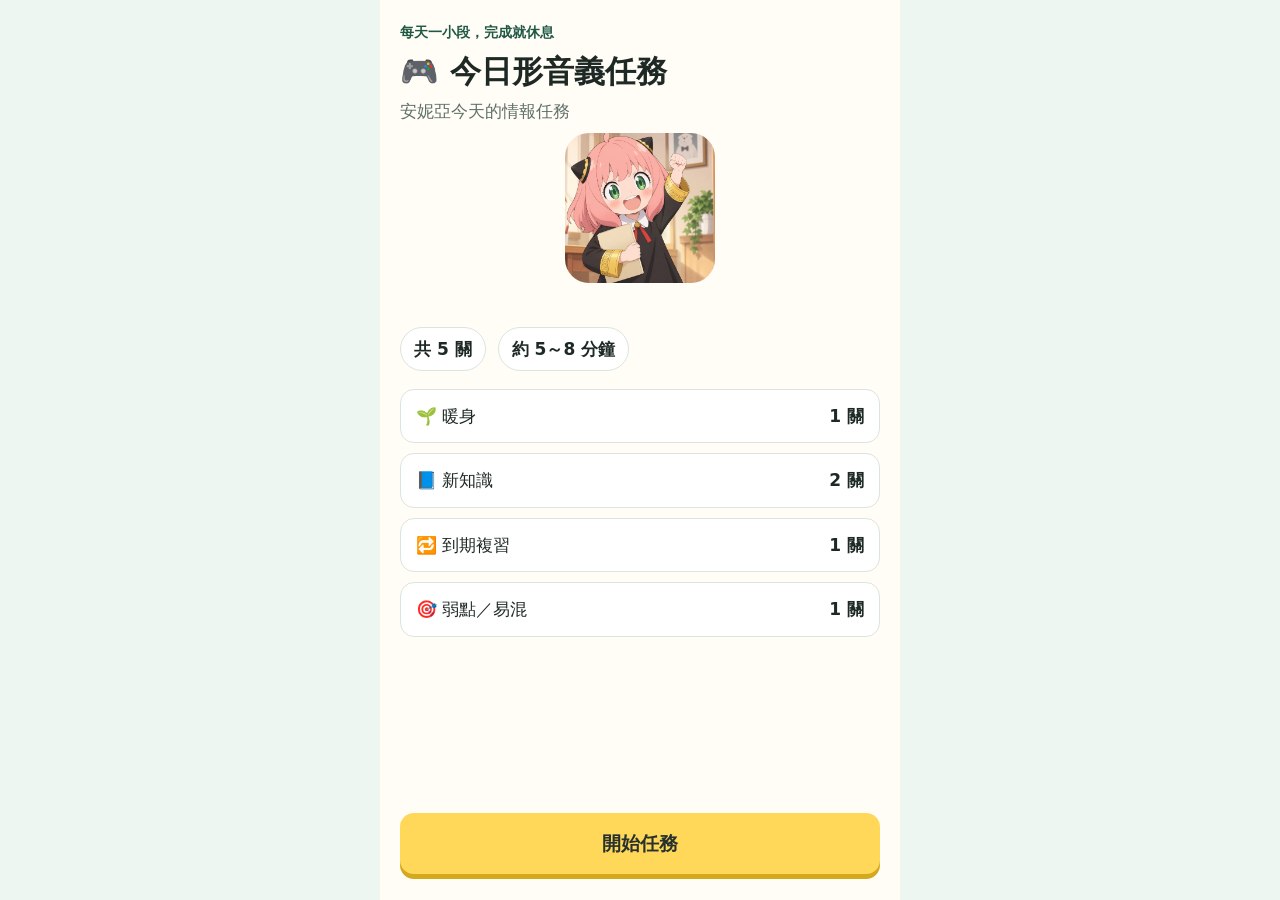
<file: index.html>
<!doctype html><html lang="zh-Hant"><head><meta charset="utf-8"><meta name="viewport" content="width=device-width,initial-scale=1"><meta name="apple-mobile-web-app-capable" content="yes"><meta name="apple-mobile-web-app-title" content="國文"><link rel="apple-touch-icon" href="./apple-touch-icon.png"><title>今日形音義任務｜116</title></head><body><a href="./lab/daily-mission.html">進入今日形音義任務</a><script>location.replace('./lab/daily-mission.html'+location.search+location.hash)</script></body></html>
</file>
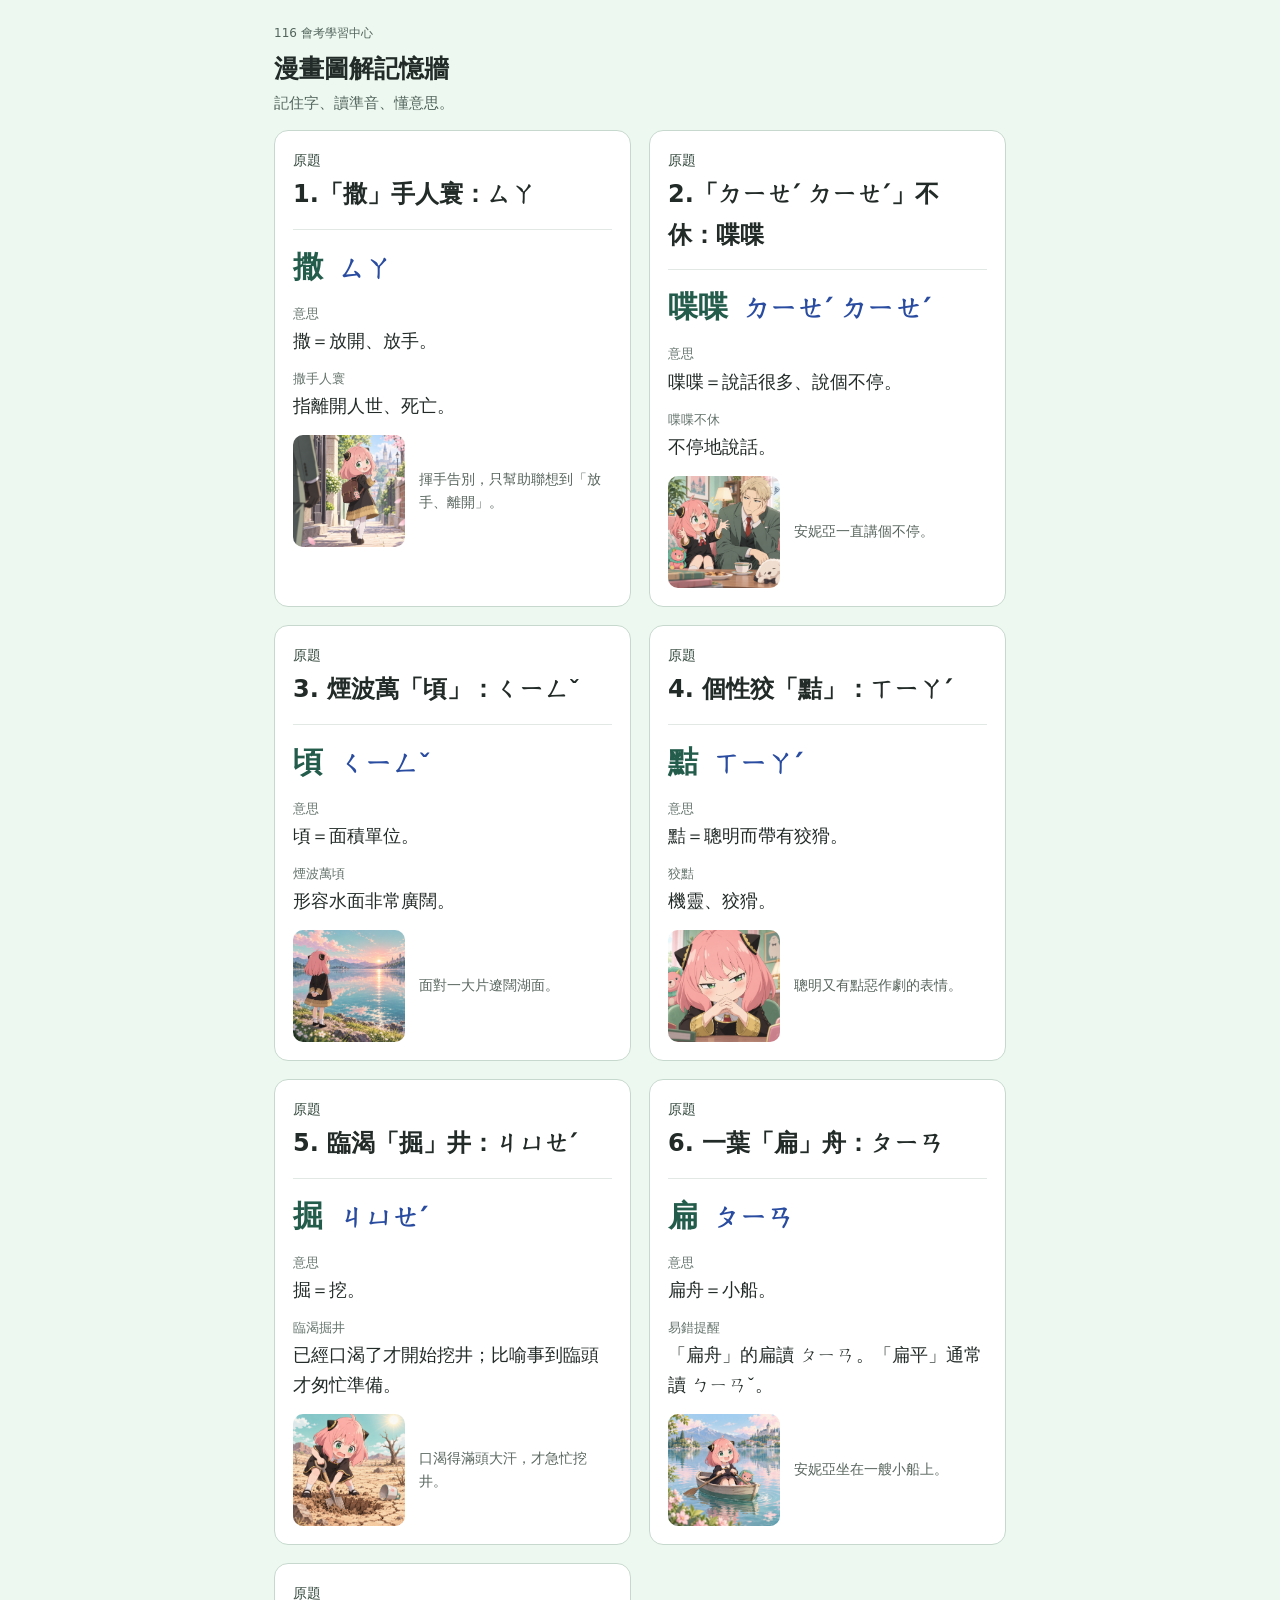
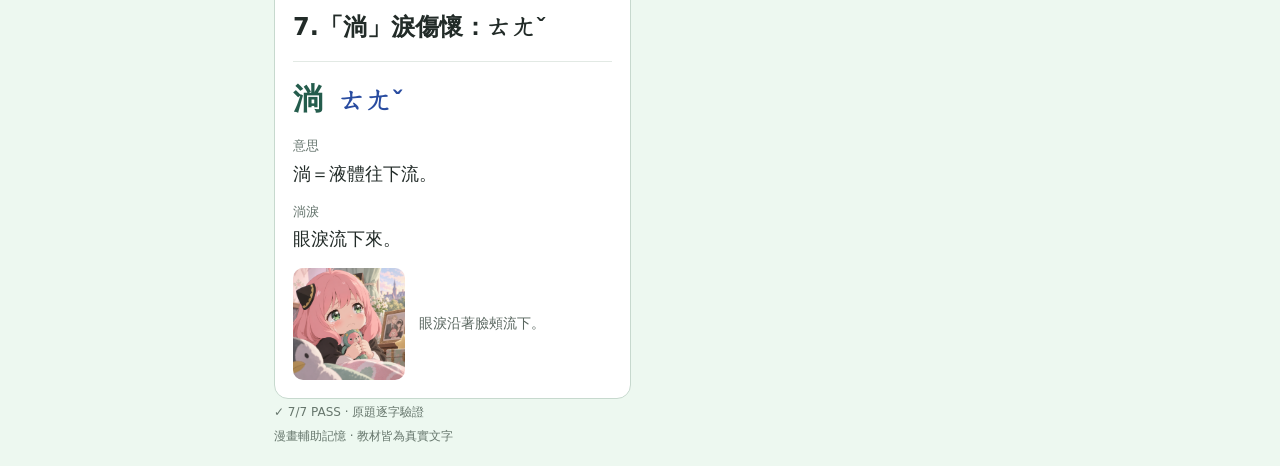
<file: lab/zhuyin/index.html>
<!doctype html>
<html lang="zh-Hant"><head><meta charset="utf-8"><meta name="viewport" content="width=device-width,initial-scale=1"><title>漫畫圖解記憶牆｜116</title><link rel="icon" href="data:,"><link rel="stylesheet" href="../zhuyin-font.css"><link rel="stylesheet" href="./style.css"></head>
<body><main><header><small>116 會考學習中心</small><h1>漫畫圖解記憶牆</h1><p>記住字、讀準音、懂意思。</p></header><section id="wall" aria-label="七題國字注音" hidden></section><footer><p id="validation" role="status">正在逐字驗證……</p><p>漫畫輔助記憶 · 教材皆為真實文字</p></footer></main><script type="module" src="./app.js"></script></body></html>
</file>
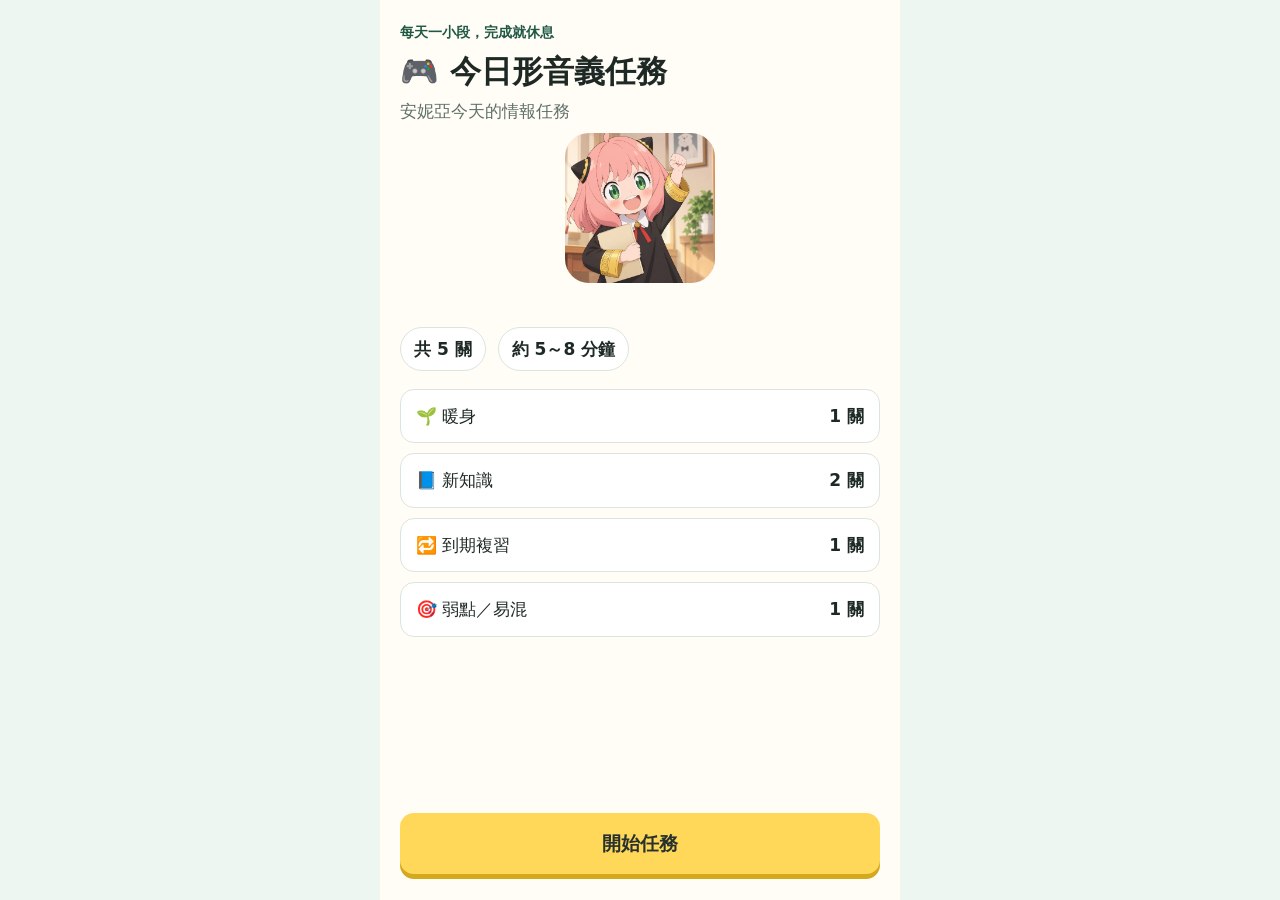
<file: lab/daily-mission.html>
<!doctype html><html lang="zh-Hant"><head><meta charset="utf-8"><meta name="viewport" content="width=device-width,initial-scale=1,viewport-fit=cover"><link rel="apple-touch-icon" sizes="180x180" href="../apple-touch-icon.png"><link rel="icon" type="image/png" sizes="192x192" href="../icons/chinese-mission-192.png"><link rel="icon" type="image/png" sizes="512x512" href="../icons/chinese-mission-512.png"><title>今日形音義任務｜116</title><link rel="stylesheet" href="./zhuyin-font.css"><link rel="stylesheet" href="./daily-mission.css"></head><body><main id="app" aria-live="polite"></main><script type="module" src="./daily-mission.js"></script></body></html>
</file>
<file: lab/zhuyin-font.css>
:root{
  --zhuyin-font:"Microsoft JhengHei","Microsoft JhengHei UI","PingFang TC","Noto Sans TC","Noto Sans CJK TC",sans-serif;
}

.zhuyin,
.bopomofo{
  display:inline-block;
  font-family:var(--zhuyin-font);
  font-variant-east-asian:normal;
  font-feature-settings:normal;
  letter-spacing:.04em;
  line-height:1.35;
  white-space:nowrap;
}
</file>
<file: lab/zhuyin/style.css>
:root{--bg:#edf8f0;--accent:#245c4c}*{box-sizing:border-box}body{margin:0;background:var(--bg);color:#222b28;font:18px/1.65 system-ui,'Microsoft JhengHei',sans-serif}main{max-width:760px;margin:auto;padding:16px 14px}header small{font-size:12px;color:#52655d}h1{font-size:25px;margin:2px 0}header p{font-size:15px;margin:0 0 14px;color:#52655d}.card{background:#fff;border:1px solid #c7d9ce;border-radius:14px;padding:18px;margin:0 0 18px}.number{font-size:13px;color:#65746d;margin:0 0 4px}.core{display:flex;align-items:baseline;flex-wrap:wrap;gap:4px 16px;margin:0 0 14px;line-height:1.5}.word{font-size:36px;color:var(--accent);font-weight:800}.sound{font-size:28px;color:#294ca0;white-space:nowrap;font-weight:700}.meaning,.explanation{font-size:18px;margin:0 0 12px}.label{display:block;color:#65746d;font-size:13px;font-weight:500;margin-bottom:2px}.original{border-top:1px solid #e2e9e4;padding-top:10px;margin-top:14px}.source{white-space:pre-wrap;font-size:18px;line-height:1.7;margin:0;overflow-wrap:anywhere}.comic{display:flex;align-items:center;gap:14px;margin:14px 0 0}.illustration{width:112px;height:112px;flex:none;object-fit:contain;border-radius:10px}.caption{font-size:14px;color:#59665f;line-height:1.65}footer{font-size:12px;color:#66766c}footer p{margin:4px 0}#validation[data-result=FAIL]{font-size:18px;color:#a11a27}[hidden]{display:none!important}@media(min-width:650px){#wall{display:grid;grid-template-columns:1fr 1fr;gap:18px}.card{margin:0}.sound{font-size:27px}}@media(prefers-reduced-motion:reduce){*{scroll-behavior:auto!important}}

.family-summary{grid-column:1/-1;background:#fff;border:1px solid #c7d9ce;border-radius:14px;padding:26px}.summary-kicker{margin:0;color:#59665f;font-size:14px}.summary-title{margin:2px 0 8px;font-size:32px;color:#111}.summary-lead{margin:0 0 20px}.summary-group{border-top:1px solid #e2e9e4;padding-top:14px;margin-top:14px}.summary-heading{margin:0 0 8px;font-size:18px}.summary-list{display:grid;grid-template-columns:repeat(2,minmax(0,1fr));gap:6px 18px}.summary-row{margin:0;font-size:18px}.summary-word{font-size:24px;color:#111}.summary-group.figurative .summary-word{font-size:20px}.black-swatch{display:flex;align-items:center;gap:8px;margin:18px 0 0;color:#59665f;font-size:14px}.swatch-chip{display:inline-block;width:28px;height:28px;border-radius:6px;background:#111;font-size:0}.color-card .word{color:#111}.color-card .sound{color:#333}.color-card .illustration{background:#f4f4f4}

.original{border-top:0;border-bottom:1px solid #e2e9e4;padding:0 0 14px;margin:0 0 14px}.source{font-size:24px;font-weight:750;line-height:1.7}.original>.label{font-size:14px;color:#33483d}.word{font-size:30px}.sound{font-size:26px}
.mission-return{position:fixed;z-index:10;top:max(10px,env(safe-area-inset-top));left:12px;padding:9px 13px;border-radius:999px;background:#245c4c;color:#fff;text-decoration:none;font-size:14px;font-weight:800;box-shadow:0 3px 10px #173c3038}.target-card{outline:4px solid #f2c94c;outline-offset:-4px;box-shadow:0 0 0 8px #f2c94c33;animation:target-pulse .8s ease-out}@keyframes target-pulse{from{background:#fff3b8;transform:scale(.985)}to{background:#fff;transform:scale(1)}}
/* Phone: one learning card per screen, without changing desktop layout. */
@media(max-width:520px){
 html{scroll-snap-type:y mandatory;scroll-padding-top:0}
 main{padding:0 12px}
 header{display:none}
 .card{position:relative;min-height:100svh;margin:0;padding:48px 18px 22px;border-radius:0;scroll-snap-align:start;scroll-snap-stop:always;border-top:0;border-bottom:1px solid #c7d9ce}
 .card::before{content:attr(data-question-id) ' / 7';position:absolute;top:12px;right:18px;color:#52655d;font-size:14px;font-weight:600}
 .comic{margin-top:16px}
 footer{scroll-snap-align:start;padding:12px 6px}
 .family-summary{min-height:100svh;border-radius:0;border-top:0;border-bottom:1px solid #c7d9ce;padding:54px 18px 24px;scroll-snap-align:start;scroll-snap-stop:always}
 .summary-title{font-size:34px}.summary-lead{font-size:16px;line-height:1.55}.summary-list{grid-template-columns:1fr;gap:5px}.summary-row{font-size:17px}.summary-word{display:inline-block;min-width:42px}.summary-group.figurative .summary-word{min-width:58px}
}
</file>
<file: lab/daily-mission.css>
:root{--green:#205846;--ink:#1e2925;--muted:#60716a;--cream:#fffdf5;--yellow:#ffd85a;--line:#dbe5df}*{box-sizing:border-box}body{margin:0;background:#edf6f0;color:var(--ink);font:17px/1.55 system-ui,'Microsoft JhengHei',sans-serif}.screen{width:min(100%,520px);min-height:100svh;margin:auto;background:var(--cream);padding:22px 20px calc(26px + env(safe-area-inset-bottom));display:flex;flex-direction:column}.eyebrow{color:var(--green);font-size:14px;font-weight:800;margin:0}.home h1,.complete h1{font-size:31px;line-height:1.25;margin:8px 0}.subtitle{margin:0;color:var(--muted)}.mission-time{display:flex;gap:12px;margin:24px 0 18px}.pill{background:#fff;border:1px solid var(--line);border-radius:999px;padding:8px 13px;font-weight:750}.plan{display:grid;gap:10px;margin:0 0 22px}.plan-row{display:flex;justify-content:space-between;background:#fff;border:1px solid var(--line);border-radius:14px;padding:13px 15px}.hero{width:150px;height:150px;object-fit:cover;border-radius:24px;margin:8px auto 20px}.primary,.secondary,.option{border:0;border-radius:14px;font:inherit;font-weight:800;cursor:pointer}.primary{background:var(--yellow);color:#27312d;padding:16px 20px;box-shadow:0 5px 0 #d4a91d}.secondary{background:#fff;border:1px solid #b7c9c0;color:var(--green);padding:13px 16px}.start{margin-top:auto;font-size:19px}.topline{display:flex;align-items:center;justify-content:space-between;font-weight:800}.progress{height:8px;background:#e2ebe6;border-radius:999px;margin:10px 0 18px;overflow:hidden}.progress>span{display:block;height:100%;background:#46a578;border-radius:inherit}.scene{width:100%;height:180px;object-fit:cover;border-radius:18px;background:#eef2ef}.role{font-size:14px;color:var(--green);font-weight:800;margin:16px 0 2px}.source{font-size:27px;line-height:1.35;margin:0}.question{font-size:20px;font-weight:750;margin:8px 0 14px}.options{display:grid;gap:10px}.option{text-align:left;background:#fff;border:2px solid #d4dfda;padding:14px 16px;min-height:56px;color:var(--ink)}.option:hover,.option:focus-visible{border-color:#58a783;outline:0}.feedback{margin-top:18px;border-radius:18px;padding:18px;background:#eff8f2}.feedback.correct{border:2px solid #62af7c}.feedback.wrong{border:2px solid #e7b84c;background:#fff8e7}.feedback h2{margin:0 0 8px;font-size:23px}.feedback p{margin:0}.feedback-actions{display:grid;grid-template-columns:1fr 1fr;gap:10px;margin-top:14px}.feedback-actions .primary{padding:13px;box-shadow:none}.rescue{margin-top:13px;padding:14px;background:#fff;border-left:5px solid #e7b84c;border-radius:10px}.rescue h3,.rescue p{margin:0 0 6px}.success-burst{animation:pop .35s ease-out}@keyframes pop{from{transform:scale(.92);opacity:.3}to{transform:scale(1);opacity:1}}.complete{text-align:center}.complete .hero{margin-top:12px}.score{font-size:21px;font-weight:800;margin:8px 0}.encourage{font-size:20px;margin:18px 0}.complete-actions{display:grid;gap:10px;margin-top:auto}.parent-panel,.mistakes{margin-top:14px;text-align:left;background:#fff;border:1px solid var(--line);border-radius:14px;padding:14px}.parent-panel h2,.mistakes h2{font-size:18px;margin:0 0 8px}.parent-panel p,.mistakes p{margin:4px 0}.quiet{margin-top:10px;background:transparent;border:0;color:var(--muted);text-decoration:underline;padding:8px}.hidden{display:none!important}@media(max-width:390px){.screen{padding-left:16px;padding-right:16px}.source{font-size:25px}.scene{height:164px}.feedback-actions{grid-template-columns:1fr}}@media(prefers-reduced-motion:reduce){*{animation:none!important;scroll-behavior:auto!important}}
.feedback{padding:14px;display:grid;grid-template-columns:92px 1fr;gap:14px;align-items:start}.feedback-scene{width:92px;height:78px;object-fit:cover;border-radius:12px}@media(max-width:390px){.feedback{grid-template-columns:72px 1fr}.feedback-scene{width:72px;height:64px}}
.wrongcore-text{white-space:pre-wrap;font-size:22px;line-height:1.65;overflow-wrap:anywhere}.feedback>div{min-width:0}.feedback p{white-space:pre-wrap}.option{overflow-wrap:anywhere}

/* Original question figures retain all glyphs; never crop like decorative scenes. */
.material-image{display:block;width:auto;max-width:100%;height:auto;max-height:240px;object-fit:contain;align-self:center;margin:8px 0 16px;background:#fff}.material-source{font-size:13px;color:var(--muted);margin:6px 0}.feedback:has(.original-explanation) h3{font-size:17px;margin:10px 0 4px}
</file>
